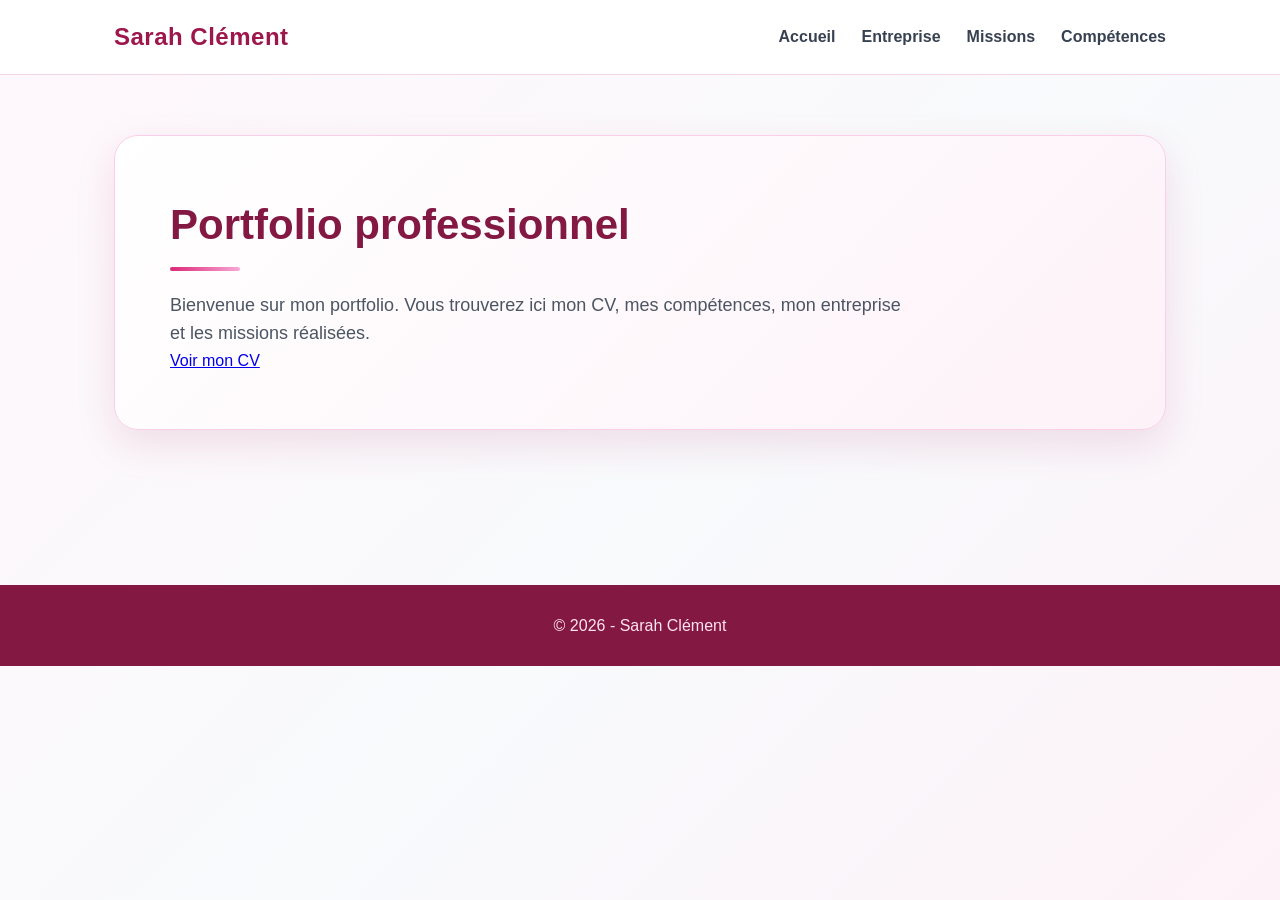
<file: index.html>
<!DOCTYPE html>
<html lang="fr">
<head>
  <meta charset="UTF-8">
  <meta name="viewport" content="width=device-width, initial-scale=1.0">
  <link rel="stylesheet" href="css/style.css">
  <title>Portfolio - Sarah Clément</title>
  
</head>
<body>

  <header>
    <nav>
      <h1>Sarah Clément</h1>

      <ul>
         <li> <a href="index.html"> Accueil</a></li>
        <li> <a href="entreprise.html"> Entreprise</a></li>
        <li> <a href="missions.html"> Missions</a></li>
        <li> <a href="compétences.html">Compétences</a></li>
      </ul>
    </nav>
  </header>

  <main>
    <section class="hero">
      <h2>Portfolio professionnel</h2>
      <p>Bienvenue sur mon portfolio. Vous trouverez ici mon CV, mes compétences, mon entreprise et les missions réalisées.</p>
      <a href="assets/documents/cv-sarah-clement.pdf" target="_blank">Voir mon CV</a>
    </section>


  </main>

  <footer>
    <p>© 2026 - Sarah Clément</p>
  </footer>

  <js/script.jsscript>
</body>
</html>
</file>
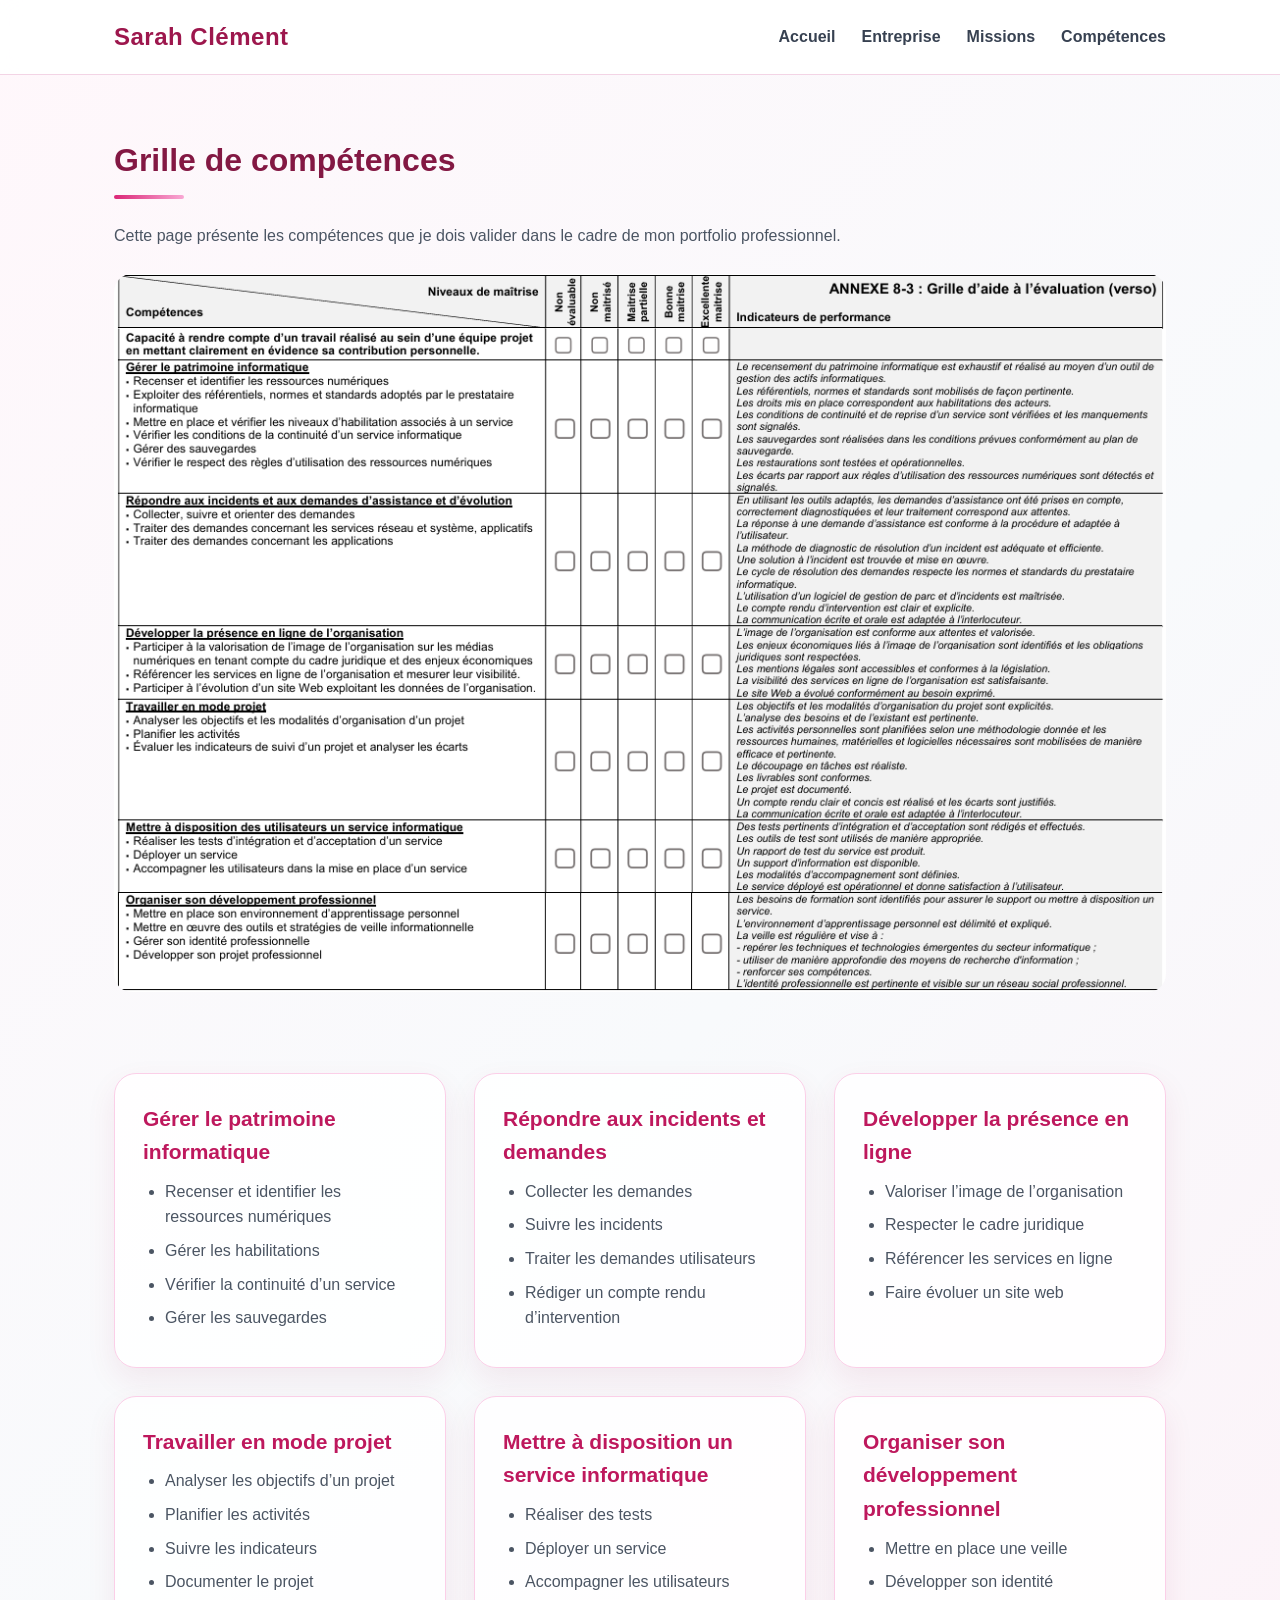
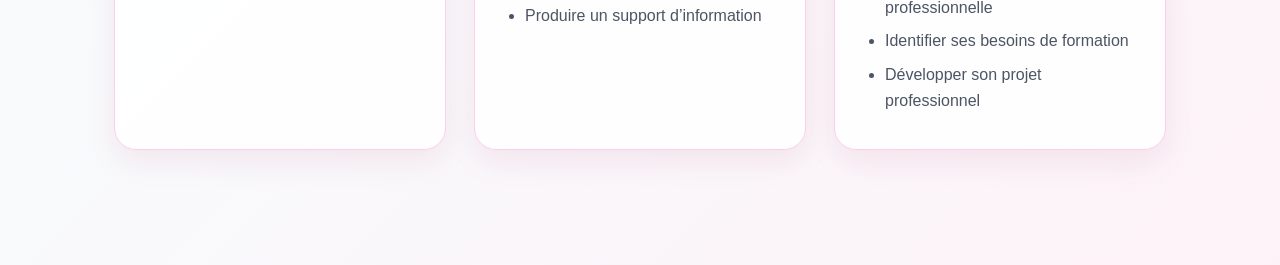
<file: compétences.html>
<!DOCTYPE html>
<html lang="fr">
<head>
  <meta charset="UTF-8">
  <meta name="viewport" content="width=device-width, initial-scale=1.0">
  <link rel="stylesheet" href="css/style.css">
  <title>Portfolio - Sarah Clément</title>
  
</head>
<body>

  <header>
    <nav>
      <h1>Sarah Clément</h1>

      <ul>
         <li> <a href="index.html"> Accueil</a></li>
        <li> <a href="entreprise.html"> Entreprise</a></li>
        <li> <a href="missions.html"> Missions</a></li>
        <li> <a href="compétences.html">Compétences</a></li> 
      </ul>
    </nav>
  </header>
  <body>
    <main>
     
<section>
  <h2>Grille de compétences</h2>
  <p>
    Cette page présente les compétences que je dois valider dans le cadre de mon portfolio professionnel.
  </p>
  <br>
  <img src="assets/images/bloccom.png" alt="Grille de compétences">
      <br>

</section>
<section class="cards">
  <article>
    <h3>Gérer le patrimoine informatique</h3>
    <ul>
      <li>Recenser et identifier les ressources numériques</li>
      <li>Gérer les habilitations</li>
      <li>Vérifier la continuité d’un service</li>
      <li>Gérer les sauvegardes</li>
    </ul>
  </article>
  <article>
    <h3>Répondre aux incidents et demandes</h3>
    <ul>
      <li>Collecter les demandes</li>
      <li>Suivre les incidents</li>
      <li>Traiter les demandes utilisateurs</li>
      <li>Rédiger un compte rendu d’intervention</li>
    </ul>
  </article>
  <article>
    <h3>Développer la présence en ligne</h3>
    <ul>
      <li>Valoriser l’image de l’organisation</li>
      <li>Respecter le cadre juridique</li>
      <li>Référencer les services en ligne</li>
      <li>Faire évoluer un site web</li>
    </ul>
  </article>
  <article>
    <h3>Travailler en mode projet</h3>
    <ul>
      <li>Analyser les objectifs d’un projet</li>
      <li>Planifier les activités</li>
      <li>Suivre les indicateurs</li>
      <li>Documenter le projet</li>
    </ul>
  </article>
  <article>
    <h3>Mettre à disposition un service informatique</h3>
    <ul>
      <li>Réaliser des tests</li>
      <li>Déployer un service</li>
      <li>Accompagner les utilisateurs</li>
      <li>Produire un support d’information</li>
    </ul>
  </article>
  <article>
    <h3>Organiser son développement professionnel</h3>
    <ul>
      <li>Mettre en place une veille</li>
      <li>Développer son identité professionnelle</li>
      <li>Identifier ses besoins de formation</li>
      <li>Développer son projet professionnel</li>
    </ul>
  </article>
</section>
    </main>
    
  </body>
  </html>
</file>
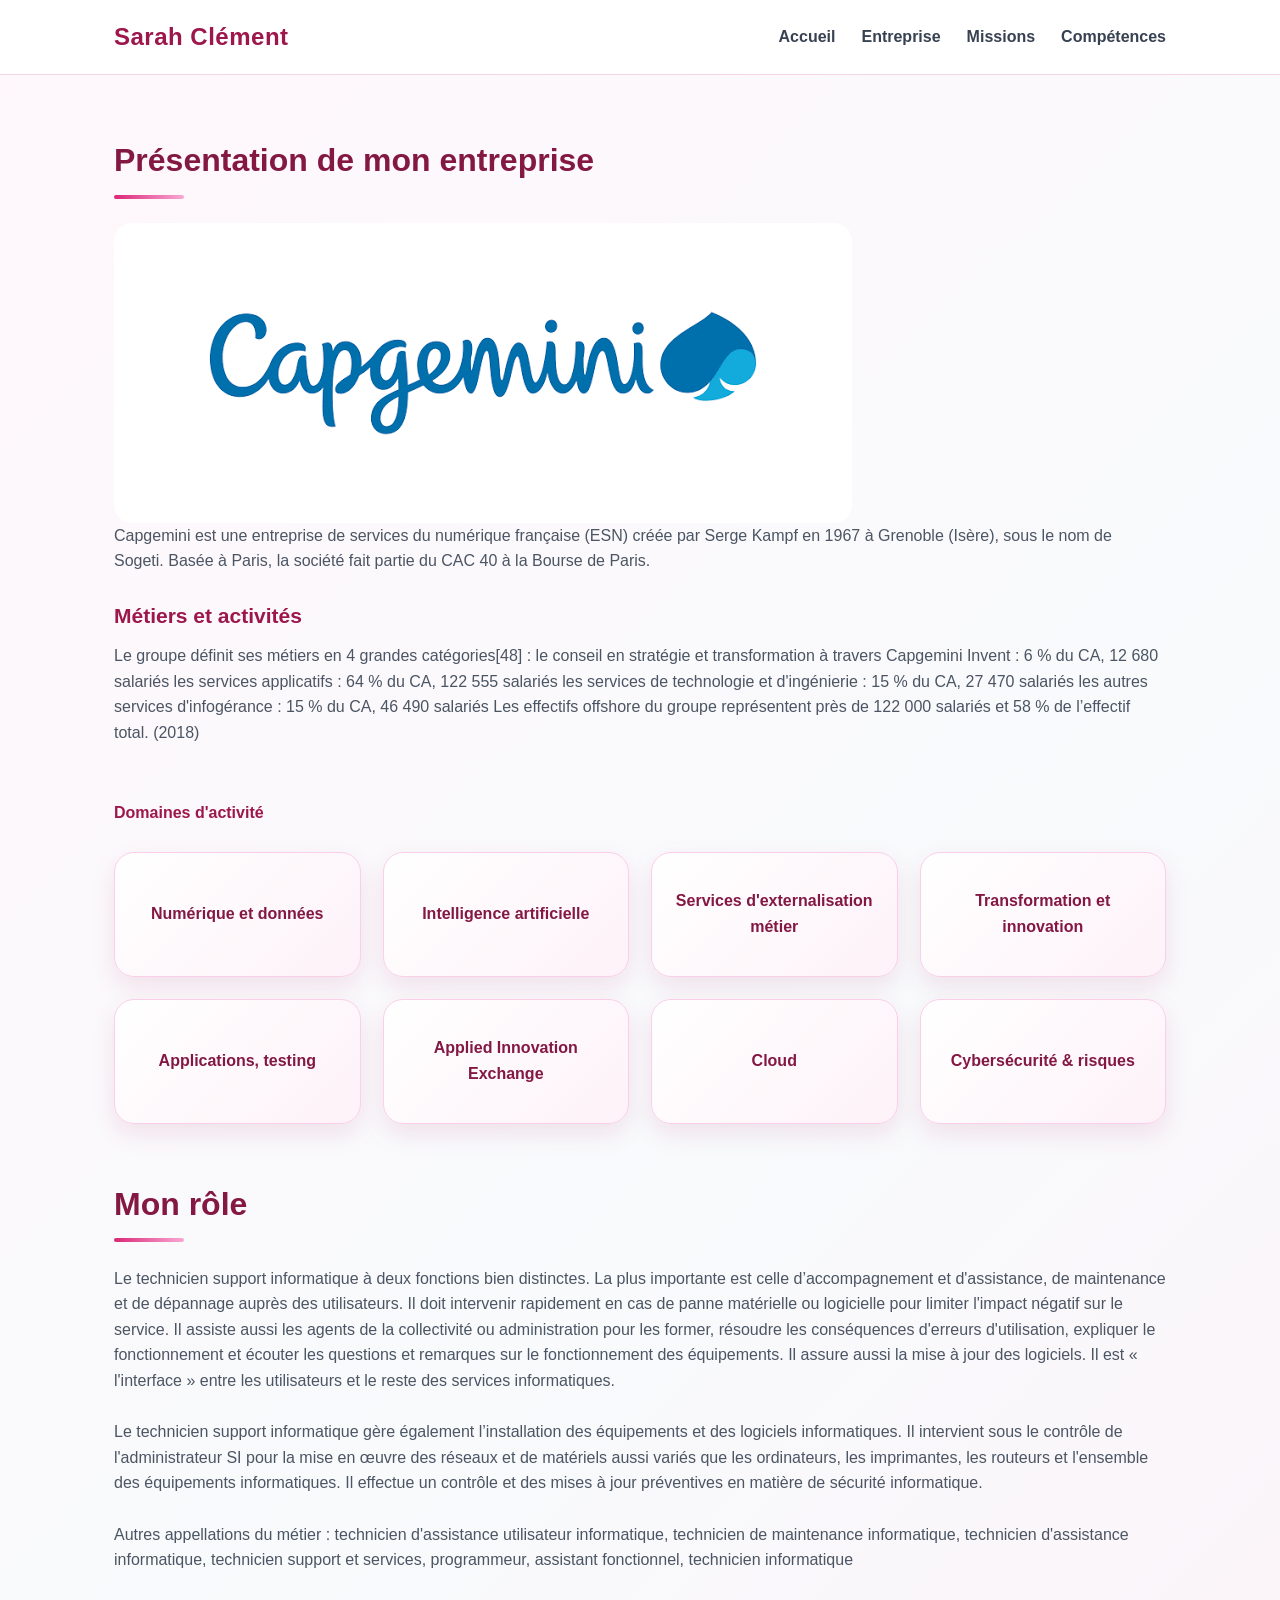
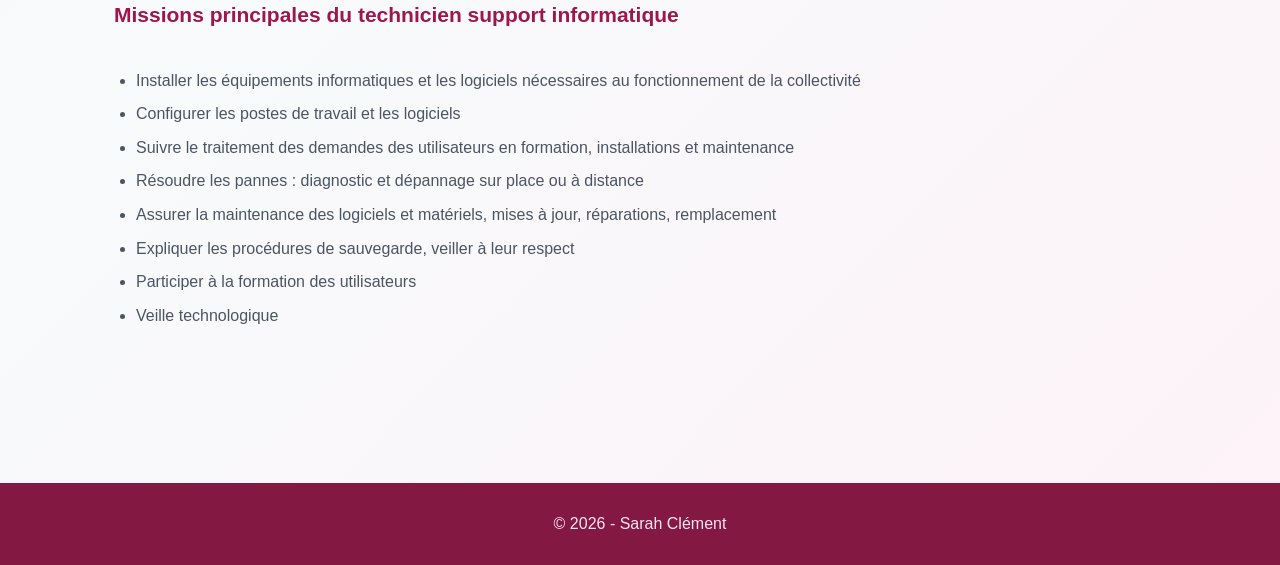
<file: entreprise.html>
<!DOCTYPE html>
<html lang="fr">
<head>
  <meta charset="UTF-8">
  <meta name="viewport" content="width=device-width, initial-scale=1.0">
  <link rel="stylesheet" href="css/style.css">
  <title>Mon entreprise - Portfolio Sarah Clément</title>
  
</head>
<body>

  <header>
    <nav>
      <h1>Sarah Clément</h1>

      <ul>
        <li> <a href="index.html"> Accueil</a></li>
        <li> <a href="entreprise.html"> Entreprise</a></li>
        <li> <a href="missions.html"> Missions</a></li>
        <li> <a href="compétences.html">Compétences</a></li>
      </ul>
    </nav>
  </header>

  <main>
    <section>
      <h2>Présentation de mon entreprise</h2>
      <img src="assets/images/caplogo.png">
      <p>Capgemini est une entreprise de services du numérique française (ESN) créée par Serge Kampf en 1967 à Grenoble (Isère), sous le nom de Sogeti. Basée à Paris, la société fait partie du CAC 40 à la Bourse de Paris.</p>
      <br>
      <h3>Métiers et activités</h3>
      <p>Le groupe définit ses métiers en 4 grandes catégories[48] :

    le conseil en stratégie et transformation à travers Capgemini Invent : 6 % du CA, 12 680 salariés
    les services applicatifs : 64 % du CA, 122 555 salariés
    les services de technologie et d'ingénierie : 15 % du CA, 27 470 salariés
    les autres services d'infogérance : 15 % du CA, 46 490 salariés
    Les effectifs offshore du groupe représentent près de 122 000 salariés et 58 % de l’effectif total. (2018)</p>

  </section>
  
<section class="domaines-section">
  <h4>Domaines d'activité</h4>
<br>
  <div class="domaines-grid">
    <div class="domaine-card">Numérique et données</div>
    <div class="domaine-card">Intelligence artificielle</div>
    <div class="domaine-card">Services d'externalisation métier</div>
    <div class="domaine-card">Transformation et innovation</div>
    <div class="domaine-card">Applications, testing</div>
    <div class="domaine-card">Applied Innovation Exchange</div>
    <div class="domaine-card">Cloud</div>
    <div class="domaine-card">Cybersécurité & risques</div>
  </div>
</section>


    <section>
      <h2>Mon rôle</h2>
      
      <p>Le technicien support informatique à deux fonctions bien distinctes. La plus importante est celle d’accompagnement et d'assistance, de maintenance et de dépannage auprès des utilisateurs. Il doit intervenir rapidement en cas de panne matérielle ou logicielle pour limiter l'impact négatif sur le service. Il assiste aussi les agents de la collectivité ou administration pour les former, résoudre les conséquences d'erreurs d'utilisation, expliquer le fonctionnement et écouter les questions et remarques sur le fonctionnement des équipements. Il assure aussi la mise à jour des logiciels. Il est « l'interface » entre les utilisateurs et le reste des services informatiques.</p>
      <br>
      <p>Le technicien support informatique gère également l’installation des équipements et des logiciels informatiques. Il intervient sous le contrôle de l'administrateur SI pour la mise en œuvre des réseaux et de matériels aussi variés que les ordinateurs, les imprimantes, les routeurs et l'ensemble des équipements informatiques. Il effectue un contrôle et des mises à jour préventives en matière de sécurité informatique.</p>
      <br>
      <p>Autres appellations du métier : technicien d'assistance utilisateur informatique, technicien de maintenance informatique, technicien d'assistance informatique, technicien support et services, programmeur, assistant fonctionnel, technicien informatique</p>
      <br>
      <h3>Missions principales du technicien support informatique</h3>
      <br>
      <ul class="liste-etoiles">
  <li>Installer les équipements informatiques et les logiciels nécessaires au fonctionnement de la collectivité</li>
  <li>Configurer les postes de travail et les logiciels</li>
  <li>Suivre le traitement des demandes des utilisateurs en formation, installations et maintenance</li>
  <li>Résoudre les pannes : diagnostic et dépannage sur place ou à distance</li>
  <li>Assurer la maintenance des logiciels et matériels, mises à jour, réparations, remplacement</li>
  <li>Expliquer les procédures de sauvegarde, veiller à leur respect</li>
  <li>Participer à la formation des utilisateurs</li>
  <li>Veille technologique</li>
</ul>
    </section>
  </main>

  <footer>
    <p>© 2026 - Sarah Clément</p>
  </footer>

</body>
</html>
</file>
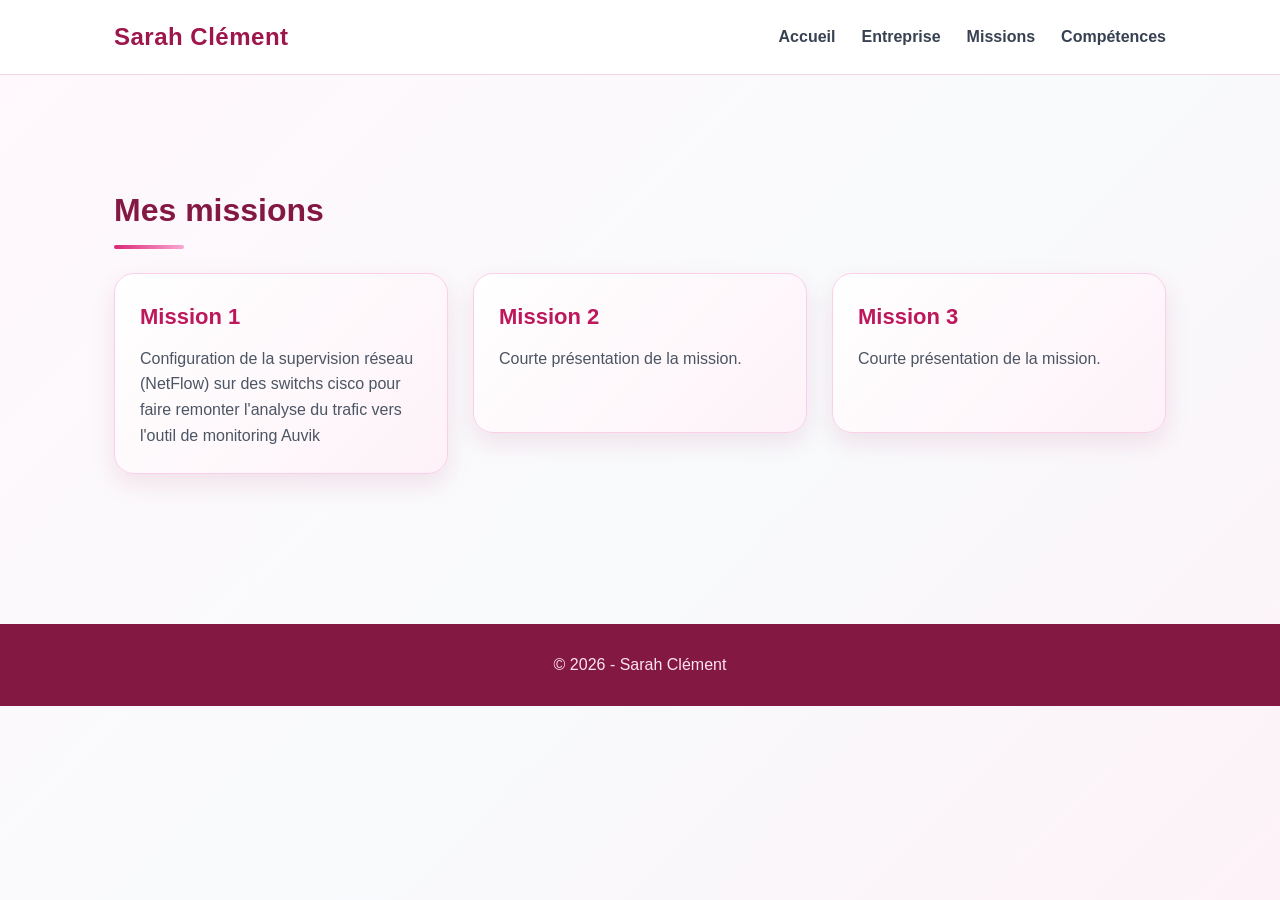
<file: missions.html>
<!DOCTYPE html>
<html lang="fr">
<head>
  <meta charset="UTF-8">
  <meta name="viewport" content="width=device-width, initial-scale=1.0">
 <link rel="stylesheet" href="css/style.css">
  <title>Mes missions - Portfolio Sarah Clément</title>
 
</head>
<body>

  <header>
    <nav>
      <h1>Sarah Clément</h1>

      <ul>
       <li> <a href="index.html"> Accueil</a></li>
        <li> <a href="entreprise.html"> Entreprise</a></li>
        <li> <a href="missions.html"> Missions</a></li>
        <li> <a href="compétences.html">Compétences</a></li>
      </ul>
    </nav>
  </header>

  <main>
    
<section class="missions-section">
  <h2>Mes missions</h2>

  <div class="missions-grid">

    <article class="mission-card">
      <h3>Mission 1</h3>
      <p class="mission-resume">
        Configuration de la supervision réseau (NetFlow) sur des switchs cisco pour faire remonter l'analyse du trafic vers l'outil de monitoring Auvik
      </p>

      <div class="mission-details">
        <h4>Objectif</h4>
        <p>	• Le besoin : L'entreprise avait besoin d'une visibilité approfondie sur le trafic réseau (qui consomme de la bande passante, quels protocoles sont utilisés, détection d'anomalies).
	          • La solution : Configurer le protocole NetFlow sur les commutateurs pour envoyer des statistiques de flux vers la solution de supervision cloud Auvik.
	          • L'environnement technique :
		          ○ Commutateurs Cisco Catalyst 9300 (ex: FRLIL-LTP1S-1-CS9300-EDF-FELIX-1).
		          ○ Accès physique en salle serveur (baies de brassage) et connexion en console via PuTTY.
        </p>

        <h4>Actions réalisées</h4>
        <ul>
          <li>	• Étape 1 : Création des "Flow Records" (Enregistrements)</li>
              <em>	○ Explication : J'ai défini les critères de capture (adresses IP source/destination, ports TCP/UDP) et les compteurs (nombre d'octets et de paquets) pour le trafic entrant (AuvikInputRecord) et sortant (AuvikOutputRecord).</em>
              <br>
          <li>	• Étape 2 : Configuration des "Flow Monitors" (Moniteurs)</li>
              <em>	○ Explication : J'ai configuré la destination d'envoi des données.
		                ○ Données clés : Envoi vers l'IP du collecteur Auvik (192.168.14.200) via le port UDP 2055.</em>
          <br>
          <li>	• Étape 3 : Vérification de la transmission des données vers Auvik</li>
          <em>		○ Explication : J'ai lié les Records créés à l'étape 1 avec l'Exporter créé à l'étape 2.</em>
          <br>
          <li>	• Étape 4 : Application sur les interfaces réseau</li>
              <em>	○ Explication : J'ai appliqué ces moniteurs sur l'interface virtuelle appropriée (ici le vlan 913) pour qu'il commence à analyser le trafic réel.</em>
          <br>
          <li>	• Étape 5 : Sauvegarde de la configuration</li>
              <em>	○ Action : Exécution de la commande copy running-config startup-config pour s'assurer que la configuration survive à un redémarrage électrique du switch.</em>
        



          </ul>

        <h4>Outils utilisés</h4>
        <p>Microsoft 365, Teams, SharePoint...</p>
      </div>
    </article>
    
    <article class="mission-card">
      <h3>Mission 2</h3>
      <p class="mission-resume">
        Courte présentation de la mission.
      </p>

      <div class="mission-details">
        <h4>Objectif</h4>
        <p>Description de l’objectif de la mission.</p>

        <h4>Actions réalisées</h4>
        <ul>
          <li>Première action réalisée</li>
          <li>Deuxième action réalisée</li>
        </ul>
      </div>
    </article>

    <article class="mission-card">
      <h3>Mission 3</h3>
      <p class="mission-resume">
        Courte présentation de la mission.
      </p>

      <div class="mission-details">
        <h4>Objectif</h4>
        <p>Description de l’objectif de la mission.</p>

        <h4>Résultat</h4>
        <p>Présentation du résultat obtenu.</p>
      </div>
    </article>

  </div>
</section>

  </main>

  <footer>
    <p>© 2026 - Sarah Clément</p>
  </footer>

</body>
</html>
</file>
<file: css/style.css>
/* =========================
   REINITIALISATION
========================= */

* {
  margin: 0;
  padding: 0;
  box-sizing: border-box;
}

html {
  scroll-behavior: smooth;
}

body {
  min-height: 100vh;
  font-family: "Segoe UI", Arial, sans-serif;
  background: linear-gradient(
    135deg,
    #fff7fb 0%,
    #f8fafc 55%,
    #fdf2f8 100%
  );
  color: #1f2937;
  line-height: 1.6;
}


/* =========================
   HEADER ET NAVIGATION
========================= */

header {
  position: sticky;
  top: 0;
  z-index: 1000;

  background: rgba(255, 255, 255, 0.9);
  border-bottom: 1px solid #f3d4e5;
  backdrop-filter: blur(12px);
}

nav {
  max-width: 1100px;
  margin: auto;
  padding: 18px 24px;

  display: flex;
  justify-content: space-between;
  align-items: center;
}

nav h1 {
  color: #9d174d;
  font-size: 24px;
  font-weight: 700;
  letter-spacing: 0.5px;
}

nav ul {
  padding: 0;

  display: flex;
  gap: 26px;

  list-style: none;
}

nav li {
  margin: 0;
}

nav a {
  position: relative;

  color: #374151;
  font-weight: 600;
  text-decoration: none;

  transition: color 0.3s ease;
}

nav a::after {
  content: "";

  position: absolute;
  right: 0;
  bottom: -6px;
  left: 0;

  height: 2px;

  background-color: #db2777;

  transform: scaleX(0);
  transform-origin: center;

  transition: transform 0.3s ease;
}

nav a:hover {
  color: #db2777;
}

nav a:hover::after {
  transform: scaleX(1);
}


/* =========================
   CONTENU PRINCIPAL
========================= */

main {
  max-width: 1100px;
  margin: auto;
  padding: 60px 24px;
}

section {
  margin-bottom: 55px;
}

h2 {
  position: relative;

  margin-bottom: 24px;

  color: #831843;
  font-size: 32px;
}

h2::after {
  content: "";

  display: block;

  width: 70px;
  height: 4px;
  margin-top: 8px;

  background: linear-gradient(90deg, #db2777, #f9a8d4);
  border-radius: 10px;
}

h3 {
  margin-bottom: 10px;

  color: #9d174d;
  font-size: 21px;
}

h4 {
  color: #9d174d;
}

p {
  color: #4b5563;
  font-size: 16px;
}

ul {
  padding-left: 22px;
}

li {
  margin-bottom: 8px;
  color: #4b5563;
}


/* =========================
   SECTION HERO ET ACCUEIL
========================= */

.hero {
  padding: 55px;

  background: linear-gradient(135deg, #ffffff 0%, #fdf2f8 100%);
  border: 1px solid #fbcfe8;
  border-radius: 24px;
  box-shadow: 0 15px 40px rgba(157, 23, 77, 0.12);
}

.hero h2 {
  margin-bottom: 20px;

  color: #831843;
  font-size: 42px;
}

.hero p {
  max-width: 750px;
  font-size: 18px;
}


/* =========================
   BOUTONS
========================= */

.btn {
  display: inline-block;

  margin-top: 25px;
  padding: 13px 22px;

  color: white;
  font-weight: 600;
  text-decoration: none;

  background: linear-gradient(135deg, #db2777, #be185d);
  border: none;
  border-radius: 999px;
  box-shadow: 0 8px 20px rgba(219, 39, 119, 0.25);

  cursor: pointer;

  transition:
    background 0.3s ease,
    transform 0.3s ease,
    box-shadow 0.3s ease;
}

.btn:hover {
  background: linear-gradient(135deg, #be185d, #9d174d);
  box-shadow: 0 12px 24px rgba(219, 39, 119, 0.32);

  transform: translateY(-2px);
}

.btn:focus-visible {
  outline: 3px solid #f9a8d4;
  outline-offset: 4px;
}


/* =========================
   CARTES GENERALES
   COMPETENCES
========================= */

.cards {
  display: grid;
  grid-template-columns: repeat(3, minmax(0, 1fr));
  gap: 28px;
}

.cards article {
  padding: 28px;

  background: rgba(255, 255, 255, 0.92);
  border: 1px solid #fbcfe8;
  border-radius: 22px;
  box-shadow: 0 12px 30px rgba(157, 23, 77, 0.08);

  transition:
    transform 0.3s ease,
    box-shadow 0.3s ease,
    border-color 0.3s ease;
}

.cards article:hover {
  border-color: #f9a8d4;
  box-shadow: 0 18px 36px rgba(157, 23, 77, 0.14);

  transform: translateY(-6px);
}

.cards article h3 {
  color: #be185d;
}

.cards article p {
  color: #4b5563;
}


/* =========================
   IMAGES
========================= */

img {
  display: block;
  max-width: 100%;
  height: auto;

  border-radius: 18px;
}

.profile-img {
  width: 170px;
  height: 170px;

  object-fit: cover;

  border: 5px solid #fbcfe8;
  border-radius: 50%;
  box-shadow: 0 10px 25px rgba(157, 23, 77, 0.18);
}


/* =========================
   BLOCS SPECIAUX
========================= */

.highlight {
  margin-top: 20px;
  padding: 22px;

  background: #fdf2f8;
  border-left: 5px solid #db2777;
  border-radius: 16px;
}

.info-box {
  padding: 25px;

  background: white;
  border: 1px solid #fbcfe8;
  border-radius: 20px;
  box-shadow: 0 10px 28px rgba(157, 23, 77, 0.08);
}


/* =========================
   DOMAINES D'ACTIVITE
========================= */

.domaines-section {
  margin-top: 50px;
}

.domaines-section h2 {
  margin-bottom: 35px;
  text-align: center;
}

.domaines-section h2::after {
  margin-right: auto;
  margin-left: auto;
}

.domaines-grid {
  display: grid;
  grid-template-columns: repeat(4, minmax(0, 1fr));
  gap: 22px;
}

.domaine-card {
  min-height: 125px;
  padding: 28px 20px;

  display: flex;
  justify-content: center;
  align-items: center;

  color: #831843;
  font-size: 16px;
  font-weight: 600;
  text-align: center;

  background: linear-gradient(135deg, #ffffff, #fdf2f8);
  border: 1px solid #fbcfe8;
  border-radius: 20px;
  box-shadow: 0 10px 25px rgba(157, 23, 77, 0.1);

  transition:
    transform 0.3s ease,
    background 0.3s ease,
    box-shadow 0.3s ease,
    color 0.3s ease;
}

.domaine-card:hover {
  color: #be185d;

  background: linear-gradient(135deg, #fdf2f8, #fce7f3);
  box-shadow: 0 16px 35px rgba(157, 23, 77, 0.18);

  transform: translateY(-6px);
}


/* =========================
   MISSIONS
========================= */

.missions-section {
  margin: 50px 0;
}

.missions-grid {
  display: grid;
  grid-template-columns: repeat(3, minmax(0, 1fr));
  gap: 25px;
  align-items: start;
}

.mission-card {
  position: relative;
  z-index: 1;

  width: 100%;
  min-height: 160px;
  padding: 25px;

  background: linear-gradient(135deg, #ffffff, #fdf2f8);
  border: 1px solid #fbcfe8;
  border-radius: 20px;
  box-shadow: 0 10px 25px rgba(157, 23, 77, 0.1);

  cursor: pointer;

  transition:
    transform 0.3s ease,
    box-shadow 0.3s ease,
    border-color 0.3s ease;
}

.mission-card h3 {
  margin-bottom: 12px;

  color: #be185d;
  font-size: 22px;
}

.mission-resume {
  color: #4b5563;
}

/* Détails cachés au départ */

.mission-details {
  max-height: 0;
  margin-top: 0;

  overflow: hidden;
  opacity: 0;

  transition:
    max-height 0.5s ease,
    opacity 0.3s ease,
    margin-top 0.3s ease;
}

/* Agrandissement au survol */

.mission-card:hover {
  z-index: 10;

  border-color: #db2777;
  box-shadow: 0 20px 45px rgba(157, 23, 77, 0.22);

  transform: scale(1.05);
}

/* Affichage des détails */

.mission-card:hover .mission-details {
  max-height: 700px;
  margin-top: 20px;

  opacity: 1;
}

.mission-details h4 {
  margin-top: 16px;
  margin-bottom: 6px;

  color: #9d174d;
}

.mission-details ul {
  margin-top: 8px;
  padding-left: 20px;
}

.mission-details li {
  margin-bottom: 6px;
}


/* =========================
   FOOTER
========================= */

footer {
  margin-top: 40px;
  padding: 28px;

  color: white;
  text-align: center;

  background: #831843;
}

footer p {
  color: #ffe4f1;
}


/* =========================
   ACCESSIBILITE
========================= */

a:focus-visible,
button:focus-visible,
.mission-card:focus-visible {
  outline: 3px solid #f9a8d4;
  outline-offset: 4px;
}


/* =========================
   VERSION TABLETTE
========================= */

@media screen and (max-width: 992px) {
  .domaines-grid {
    grid-template-columns: repeat(2, minmax(0, 1fr));
  }

  .missions-grid {
    grid-template-columns: repeat(2, minmax(0, 1fr));
  }

  .cards {
    grid-template-columns: repeat(2, minmax(0, 1fr));
  }
}


/* =========================
   VERSION MOBILE
========================= */

@media screen and (max-width: 768px) {
  header {
    position: static;
  }

  nav {
    flex-direction: column;
    gap: 16px;
  }

  nav ul {
    flex-direction: column;
    align-items: center;
    gap: 12px;
  }

  main {
    padding: 40px 18px;
  }

  .hero {
    padding: 35px 25px;
  }

  .hero h2 {
    font-size: 32px;
  }

  h2 {
    font-size: 27px;
  }

  .cards {
    grid-template-columns: 1fr;
  }

  .missions-grid {
    grid-template-columns: 1fr;
  }

  /*
    Sur téléphone, il n'y a pas de véritable survol.
    Les détails sont donc affichés automatiquement.
  */

  .mission-card:hover {
    transform: none;
  }

  .mission-details {
    max-height: none;
    margin-top: 20px;

    overflow: visible;
    opacity: 1;
  }
}


/* =========================
   PETITS ECRANS
========================= */

@media screen and (max-width: 600px) {
  .domaines-grid {
    grid-template-columns: 1fr;
  }

  .hero {
    padding: 30px 20px;
  }

  .hero h2 {
    font-size: 29px;
  }

  nav h1 {
    font-size: 21px;
    text-align: center;
  }
}
</file>
